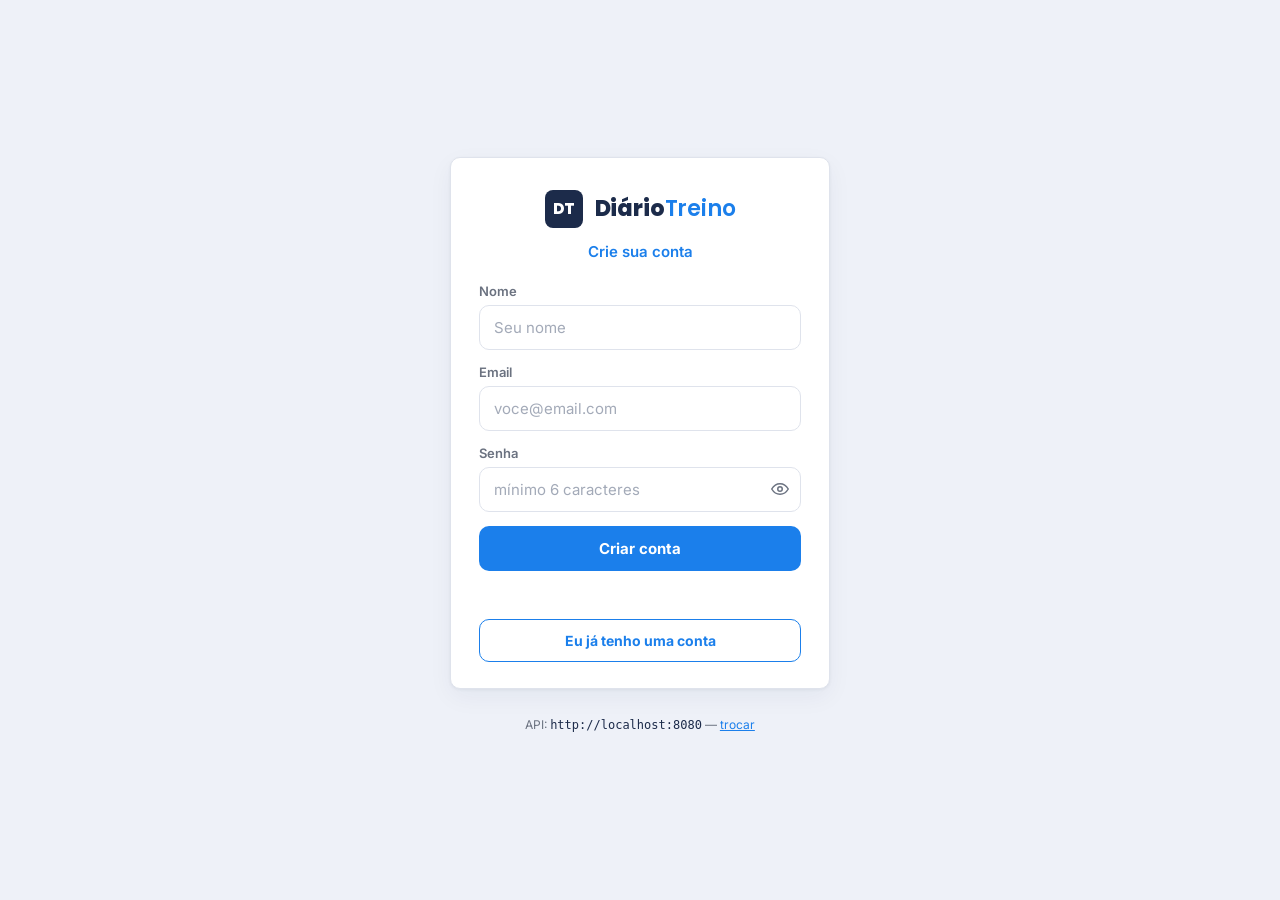
<file: src/main/resources/static/cadastro.html>
<!DOCTYPE html>
<html lang="pt-BR">
<head>
    <meta charset="UTF-8">
    <meta name="viewport" content="width=device-width, initial-scale=1.0">
    <title>Diário de Treino — Criar conta</title>
    <link rel="preconnect" href="https://fonts.googleapis.com">
    <link href="https://fonts.googleapis.com/css2?family=Poppins:wght@600;700;800&family=Inter:wght@400;500;600;700&display=swap" rel="stylesheet">
    <link rel="stylesheet" href="css/style.css">
</head>
<body class="auth-body">

<main class="auth-wrap">
    <div class="auth-card">
        <div class="brand">
            <span class="brand-mark">DT</span>
            <div>
                <h1 class="brand-title">Diário<span class="brand-title-thin">Treino</span></h1>
            </div>
        </div>
        <p class="brand-sub">Crie sua conta</p>

        <form id="form-cadastro" class="auth-form">
            <label class="field">
                <span>Nome</span>
                <input type="text" name="nome" required autocomplete="name" placeholder="Seu nome">
            </label>
            <label class="field">
                <span>Email</span>
                <input type="email" name="email" required autocomplete="email" placeholder="voce@email.com">
            </label>
            <label class="field">
                <span>Senha</span>
                <div class="password-wrap">
                    <input type="password" name="senha" id="senha-cadastro" required autocomplete="new-password" placeholder="mínimo 6 caracteres" minlength="6">
                    <button type="button" class="toggle-password" data-target="senha-cadastro" aria-label="Mostrar senha">
                        <svg class="icon-eye" viewBox="0 0 24 24" width="18" height="18" fill="none" stroke="currentColor" stroke-width="2"><path d="M1 12s4-7 11-7 11 7 11 7-4 7-11 7-11-7-11-7z"/><circle cx="12" cy="12" r="3"/></svg>
                    </button>
                </div>
            </label>
            <button type="submit" class="btn-primary">Criar conta</button>
            <p class="form-msg" id="cadastro-msg" role="status"></p>
        </form>

        <a href="login.html" class="btn-outline">Eu já tenho uma conta</a>
    </div>

    <p class="api-hint">API: <code id="api-base-label"></code> — <button class="link-btn" id="btn-change-api">trocar</button></p>
</main>

<script src="js/api.js"></script>
<script src="js/cadastro.js"></script>
</body>
</html>
</file>
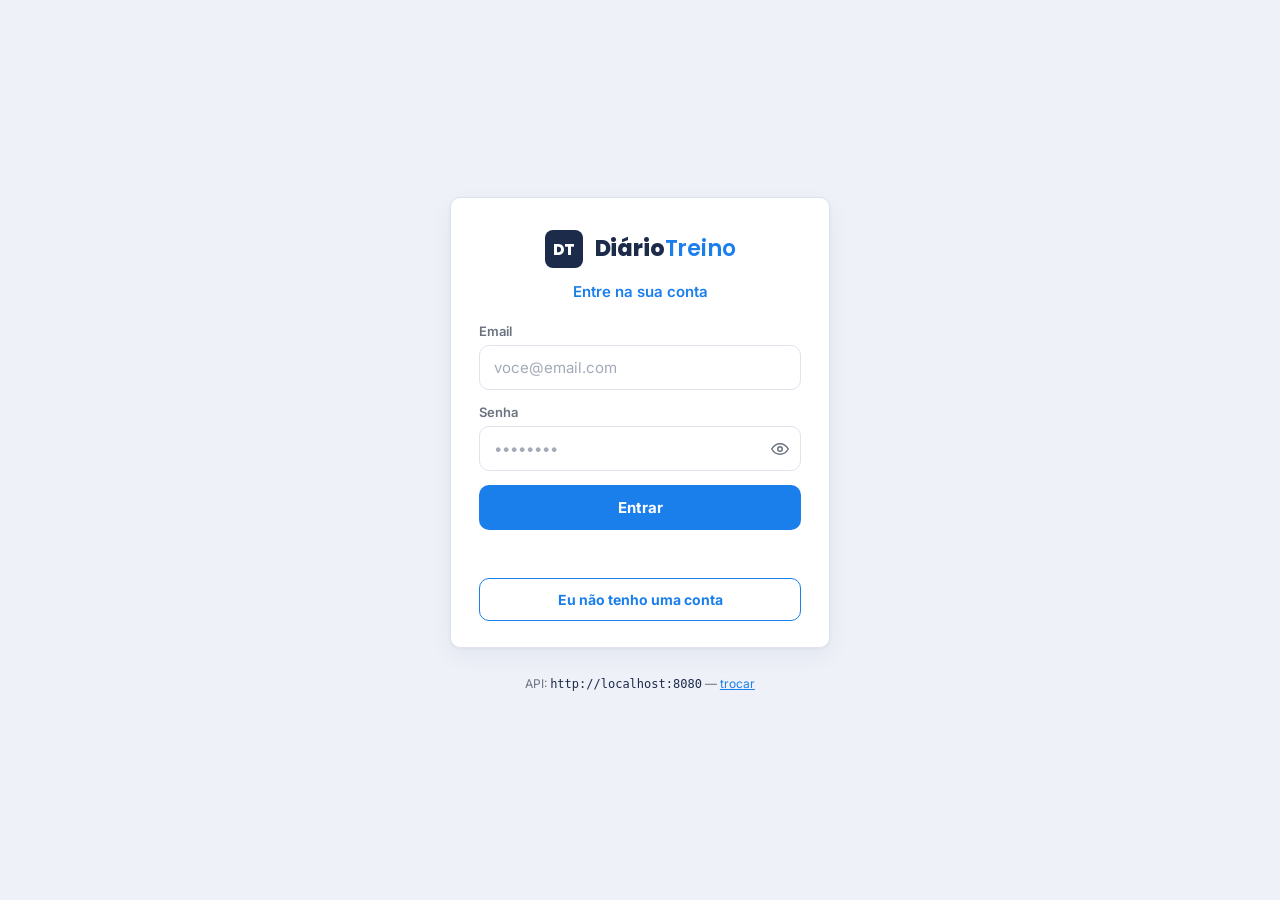
<file: src/main/resources/static/dashboard.html>
<!DOCTYPE html>
<html lang="pt-BR">
<head>
    <meta charset="UTF-8">
    <meta name="viewport" content="width=device-width, initial-scale=1.0">
    <title>Diário de Treino — Painel</title>
    <link rel="preconnect" href="https://fonts.googleapis.com">
    <link href="https://fonts.googleapis.com/css2?family=Poppins:wght@600;700;800&family=Inter:wght@400;500;600;700&display=swap" rel="stylesheet">
    <link rel="stylesheet" href="css/style.css">
</head>
<body class="app-body">

<header class="topbar">
    <div class="brand brand--compact">
        <span class="brand-mark">DT</span>
        <h1 class="brand-title">Diário<span class="brand-title-thin">Treino</span></h1>
    </div>
    <div class="topbar-right">
        <span class="user-chip" id="user-chip">—</span>
        <button class="btn-outline btn-sm" id="btn-logout">Sair</button>
    </div>
</header>

<nav class="tabs tabs--section" role="tablist">
    <button class="tab active" data-view="fichas" role="tab" aria-selected="true">Fichas</button>
    <button class="tab" data-view="exercicios" role="tab" aria-selected="false">Exercícios</button>
</nav>

<main class="app-main">

    <!-- VIEW: FICHAS -->
    <section id="view-fichas" class="view">
        <div class="view-head">
            <h2 class="view-title">Suas fichas</h2>
            <button class="btn-primary btn-sm" id="btn-nova-ficha">+ Nova ficha</button>
        </div>

        <form id="form-ficha" class="inline-form hidden">
            <input type="text" name="nome" placeholder="Nome da ficha (ex: Treino A - Peito)" required>
            <button type="submit" class="btn-primary btn-sm">Salvar</button>
            <button type="button" class="btn-ghost btn-sm" id="btn-cancelar-ficha">Cancelar</button>
        </form>

        <p class="empty-state hidden" id="fichas-empty">Nenhuma ficha ainda. Crie a primeira acima — é onde você organiza os exercícios do seu treino.</p>

        <div class="grid" id="fichas-grid"></div>
    </section>

    <!-- VIEW: EXERCICIOS -->
    <section id="view-exercicios" class="view hidden">
        <div class="view-head">
            <h2 class="view-title">Exercícios cadastrados</h2>
            <button class="btn-primary btn-sm" id="btn-novo-exercicio">+ Novo exercício</button>
        </div>

        <form id="form-exercicio" class="inline-form hidden">
            <input type="text" name="nome" placeholder="Nome (ex: Supino reto)" required>
            <input type="text" name="grupoMuscular" placeholder="Grupo muscular (ex: Peito)">
            <button type="submit" class="btn-primary btn-sm">Salvar</button>
            <button type="button" class="btn-ghost btn-sm" id="btn-cancelar-exercicio">Cancelar</button>
        </form>

        <p class="empty-state hidden" id="exercicios-empty">Nenhum exercício cadastrado ainda. Adicione supino, agachamento, remada — o que fizer parte do seu treino.</p>

        <table class="table" id="exercicios-table">
            <thead>
            <tr><th>Nome</th><th>Grupo muscular</th><th></th></tr>
            </thead>
            <tbody id="exercicios-tbody"></tbody>
        </table>
    </section>

</main>

<!-- MODAL: DETALHE DA FICHA -->
<div class="modal-overlay hidden" id="modal-ficha">
    <div class="modal">
        <div class="modal-head">
            <h3 id="modal-ficha-titulo">Ficha</h3>
            <button class="btn-ghost btn-icon" id="btn-fechar-modal" aria-label="Fechar">✕</button>
        </div>

        <form id="form-vincular" class="inline-form">
            <select name="exercicioId" id="select-exercicio" required>
                <option value="">Escolha um exercício…</option>
            </select>
            <input type="number" name="series" placeholder="Séries" min="1" required class="input-num">
            <input type="number" name="repeticoes" placeholder="Reps" min="1" required class="input-num">
            <button type="submit" class="btn-primary btn-sm">Adicionar</button>
        </form>

        <p class="empty-state hidden" id="vinculos-empty">Ainda sem exercícios nessa ficha. Adicione um acima.</p>

        <ul class="exercise-list" id="vinculos-list"></ul>
    </div>
</div>

<script src="js/api.js"></script>
<script src="js/dashboard.js"></script>
</body>
</html>
</file>
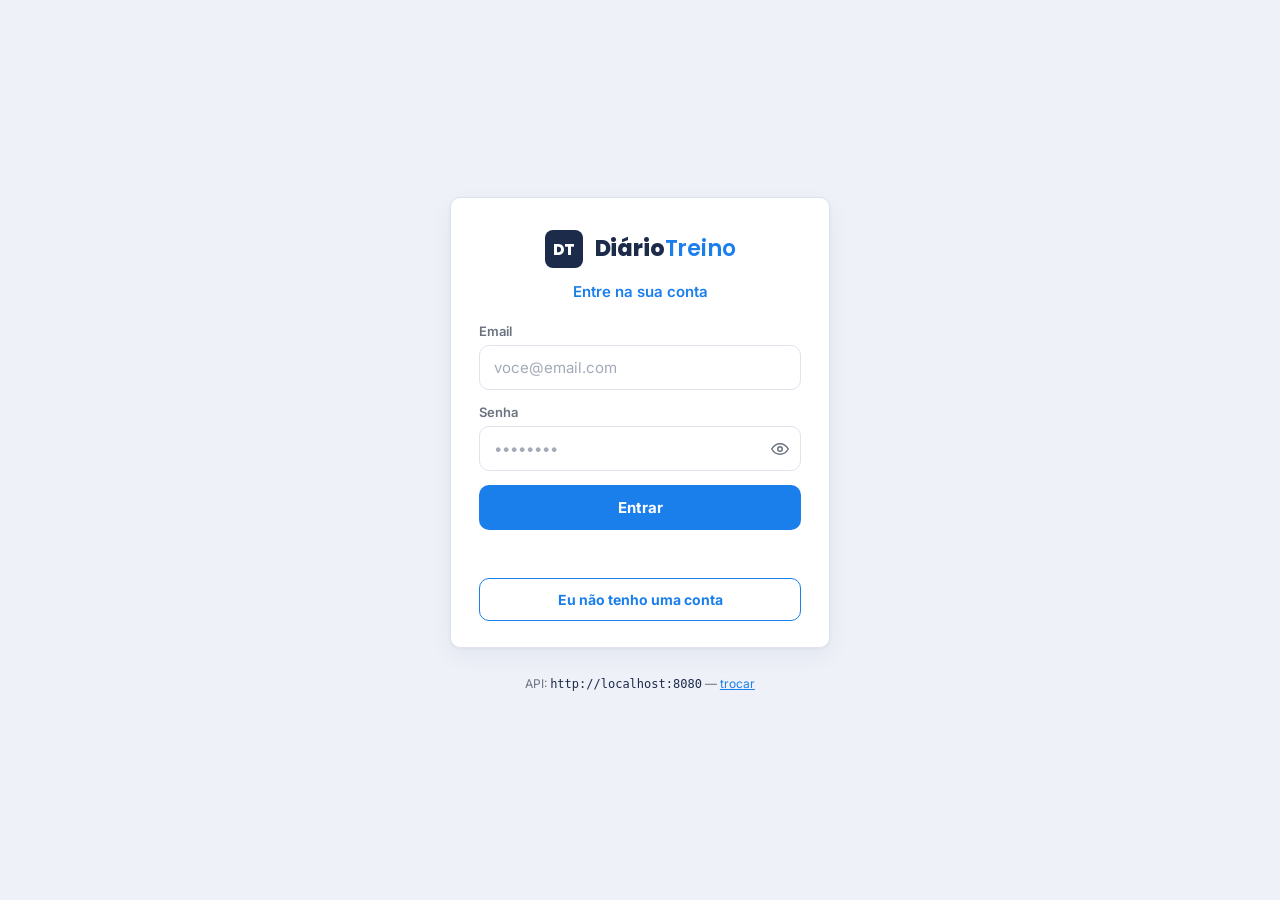
<file: src/main/resources/static/login.html>
<!DOCTYPE html>
<html lang="pt-BR">
<head>
    <meta charset="UTF-8">
    <meta name="viewport" content="width=device-width, initial-scale=1.0">
    <title>Diário de Treino — Entrar</title>
    <link rel="preconnect" href="https://fonts.googleapis.com">
    <link href="https://fonts.googleapis.com/css2?family=Poppins:wght@600;700;800&family=Inter:wght@400;500;600;700&display=swap" rel="stylesheet">
    <link rel="stylesheet" href="css/style.css">
</head>
<body class="auth-body">

<main class="auth-wrap">
    <div class="auth-card">
        <div class="brand">
            <span class="brand-mark">DT</span>
            <div>
                <h1 class="brand-title">Diário<span class="brand-title-thin">Treino</span></h1>
            </div>
        </div>
        <p class="brand-sub">Entre na sua conta</p>

        <form id="form-login" class="auth-form">
            <label class="field">
                <span>Email</span>
                <input type="email" name="email" required autocomplete="email" placeholder="voce@email.com">
            </label>
            <label class="field">
                <span>Senha</span>
                <div class="password-wrap">
                    <input type="password" name="senha" id="senha-login" required autocomplete="current-password" placeholder="••••••••">
                    <button type="button" class="toggle-password" data-target="senha-login" aria-label="Mostrar senha">
                        <svg class="icon-eye" viewBox="0 0 24 24" width="18" height="18" fill="none" stroke="currentColor" stroke-width="2"><path d="M1 12s4-7 11-7 11 7 11 7-4 7-11 7-11-7-11-7z"/><circle cx="12" cy="12" r="3"/></svg>
                    </button>
                </div>
            </label>
            <button type="submit" class="btn-primary">Entrar</button>
            <p class="form-msg" id="login-msg" role="status"></p>
        </form>

        <a href="cadastro.html" class="btn-outline">Eu não tenho uma conta</a>
    </div>

    <p class="api-hint">API: <code id="api-base-label"></code> — <button class="link-btn" id="btn-change-api">trocar</button></p>
</main>

<script src="js/api.js"></script>
<script src="js/login.js"></script>
</body>
</html>
</file>
<file: src/main/resources/static/css/style.css>
/* =========================================================
   Diário de Treino — design tokens
   Paleta clara: fundo lavanda suave, texto azul-marinho,
   azul vibrante como cor de ação. Inspirado em apps de
   fitness/personal trainer, visual limpo e confiável.
   ========================================================= */

:root {
  --bg:        #eef1f8;
  --surface:   #ffffff;
  --surface-2: #f5f7fb;
  --border:    #dfe3ec;

  --text:      #1c2b4a;   /* azul-marinho, texto principal e títulos */
  --text-dim:  #6b7280;   /* cinza neutro, texto secundário */

  --blue:      #1b7feb;   /* azul vibrante, ação principal */
  --blue-dark: #1665c2;
  --blue-ink:  #ffffff;

  --red:       #e0393f;   /* perigo/excluir */

  --font-display: 'Poppins', sans-serif;
  --font-body:    'Inter', sans-serif;

  --radius: 10px;
}

* { box-sizing: border-box; }

html, body {
  margin: 0;
  padding: 0;
  background: var(--bg);
  color: var(--text);
  font-family: var(--font-body);
  -webkit-font-smoothing: antialiased;
}

button, input, select {
  font-family: inherit;
  color: inherit;
}

a { color: var(--blue); }

:focus-visible {
  outline: 2px solid var(--blue);
  outline-offset: 2px;
}

.hidden { display: none !important; }

/* -----------------------------------------------------------
   Brand
   ----------------------------------------------------------- */
.brand {
  display: flex;
  align-items: center;
  justify-content: center;
  gap: 12px;
}

.brand--compact { justify-content: flex-start; gap: 10px; }

.brand-mark {
  display: grid;
  place-items: center;
  width: 38px;
  height: 38px;
  background: var(--text);
  color: #fff;
  font-family: var(--font-display);
  font-weight: 800;
  font-size: 15px;
  border-radius: 8px;
  flex-shrink: 0;
}

.brand-title {
  font-family: var(--font-display);
  font-weight: 800;
  font-size: 22px;
  letter-spacing: -0.2px;
  margin: 0;
  line-height: 1;
  color: var(--text);
}

.brand-title-thin {
  font-weight: 600;
  color: var(--blue);
}

.brand--compact .brand-title { font-size: 19px; }

.brand-sub {
  margin: 14px 0 22px;
  font-size: 15px;
  font-weight: 600;
  color: var(--blue);
  text-align: center;
}

/* -----------------------------------------------------------
   Auth screens (login.html / cadastro.html)
   ----------------------------------------------------------- */
.auth-body {
  min-height: 100vh;
  display: flex;
  flex-direction: column;
}

.auth-wrap {
  flex: 1;
  display: flex;
  flex-direction: column;
  align-items: center;
  justify-content: center;
  padding: 32px 16px;
  gap: 16px;
}

.auth-card {
  width: 100%;
  max-width: 380px;
  background: var(--surface);
  border: 1px solid var(--border);
  border-radius: var(--radius);
  padding: 32px 28px 26px;
  box-shadow: 0 1px 3px rgba(28, 43, 74, 0.06), 0 8px 24px rgba(28, 43, 74, 0.05);
}

.auth-form {
  display: flex;
  flex-direction: column;
  gap: 14px;
}

.field {
  display: flex;
  flex-direction: column;
  gap: 6px;
  font-size: 13px;
  color: var(--text-dim);
  font-weight: 600;
}

.field input {
  background: var(--surface);
  border: 1px solid var(--border);
  border-radius: var(--radius);
  padding: 12px 14px;
  font-size: 15px;
  color: var(--text);
}

.field input::placeholder { color: #a3aab8; }
.field input:focus { border-color: var(--blue); }

.password-wrap {
  position: relative;
  display: flex;
}

.password-wrap input {
  width: 100%;
  padding-right: 42px;
}

.toggle-password {
  position: absolute;
  right: 6px;
  top: 50%;
  transform: translateY(-50%);
  background: none;
  border: none;
  color: var(--text-dim);
  cursor: pointer;
  padding: 6px;
  display: flex;
  align-items: center;
  border-radius: 6px;
}

.toggle-password:hover { color: var(--blue); }
.toggle-password.is-visible { color: var(--blue); }

/* -----------------------------------------------------------
   Buttons
   ----------------------------------------------------------- */
.btn-primary {
  background: var(--blue);
  color: var(--blue-ink);
  border: none;
  border-radius: var(--radius);
  padding: 13px 16px;
  font-weight: 700;
  font-size: 15px;
  cursor: pointer;
  transition: background 0.15s;
}

.btn-primary:hover { background: var(--blue-dark); }
.btn-primary:active { filter: brightness(0.95); }

.btn-sm { padding: 9px 14px; font-size: 13px; }

.btn-outline {
  display: block;
  text-align: center;
  text-decoration: none;
  background: var(--surface);
  color: var(--blue);
  border: 1px solid var(--blue);
  border-radius: var(--radius);
  padding: 12px 16px;
  font-weight: 700;
  font-size: 14px;
  cursor: pointer;
  margin-top: 12px;
  transition: background 0.15s;
}

.btn-outline:hover { background: #eaf3fe; }

.btn-ghost {
  background: transparent;
  border: 1px solid var(--border);
  color: var(--text);
  border-radius: var(--radius);
  padding: 9px 14px;
  font-weight: 600;
  font-size: 13px;
  cursor: pointer;
}

.btn-ghost:hover { border-color: var(--blue); }
.btn-icon { padding: 6px 10px; }

.link-btn {
  background: none;
  border: none;
  color: var(--blue);
  text-decoration: underline;
  cursor: pointer;
  font-size: inherit;
  padding: 0;
}

.form-msg {
  min-height: 18px;
  font-size: 13px;
  margin: 4px 0 0;
}

.form-msg[data-tone="error"] { color: var(--red); }
.form-msg[data-tone="ok"] { color: var(--blue); }

.api-hint {
  font-size: 12px;
  color: var(--text-dim);
}

.api-hint code {
  font-family: monospace;
  color: var(--text);
}

/* -----------------------------------------------------------
   App shell (dashboard.html)
   ----------------------------------------------------------- */
.app-body {
  min-height: 100vh;
}

.topbar {
  display: flex;
  align-items: center;
  justify-content: space-between;
  padding: 16px 24px;
  border-bottom: 1px solid var(--border);
  background: var(--surface);
}

.topbar-right {
  display: flex;
  align-items: center;
  gap: 12px;
}

.user-chip {
  font-size: 13px;
  color: var(--text-dim);
  background: var(--surface-2);
  padding: 6px 12px;
  border-radius: 20px;
  border: 1px solid var(--border);
}

.app-main {
  max-width: 720px;
  margin: 24px auto 60px;
  padding: 0 24px;
}

/* section tabs (Fichas / Exercícios) */
.tabs {
  display: flex;
  gap: 4px;
  background: var(--surface-2);
  border-radius: var(--radius);
  padding: 4px;
}

.tab {
  flex: 1;
  border: none;
  background: transparent;
  color: var(--text-dim);
  padding: 9px 12px;
  border-radius: 7px;
  font-weight: 600;
  font-size: 14px;
  cursor: pointer;
  transition: background 0.15s, color 0.15s;
}

.tab.active {
  background: var(--blue);
  color: #fff;
}

.tabs--section {
  padding: 6px;
  max-width: 720px;
  margin: 18px auto 0;
  width: fit-content;
}

.tabs--section .tab {
  flex: none;
  padding: 8px 20px;
}

.view-head {
  display: flex;
  align-items: center;
  justify-content: space-between;
  margin-bottom: 16px;
}

.view-title {
  font-family: var(--font-display);
  font-weight: 700;
  font-size: 21px;
  margin: 0;
  color: var(--text);
}

.inline-form {
  display: flex;
  gap: 10px;
  flex-wrap: wrap;
  background: var(--surface);
  border: 1px solid var(--border);
  border-radius: var(--radius);
  padding: 14px;
  margin-bottom: 18px;
}

.inline-form input,
.inline-form select {
  background: var(--surface);
  border: 1px solid var(--border);
  border-radius: 8px;
  padding: 9px 11px;
  font-size: 14px;
  flex: 1;
  min-width: 140px;
}

.inline-form input:focus,
.inline-form select:focus { border-color: var(--blue); }

.inline-form .input-num { flex: 0 0 90px; min-width: 0; }

.empty-state {
  color: var(--text-dim);
  font-size: 14px;
  border: 1px dashed var(--border);
  border-radius: var(--radius);
  padding: 20px;
  text-align: center;
  background: var(--surface);
}

/* -----------------------------------------------------------
   Fichas grid
   ----------------------------------------------------------- */
.grid {
  display: grid;
  grid-template-columns: repeat(auto-fill, minmax(220px, 1fr));
  gap: 14px;
}

.ficha-card {
  background: var(--surface);
  border: 1px solid var(--border);
  border-radius: var(--radius);
  padding: 16px;
  cursor: pointer;
  transition: border-color 0.15s, transform 0.1s, box-shadow 0.15s;
  position: relative;
}

.ficha-card:hover {
  border-color: var(--blue);
  transform: translateY(-2px);
  box-shadow: 0 6px 18px rgba(28, 43, 74, 0.08);
}

.ficha-card h3 {
  font-family: var(--font-display);
  font-weight: 700;
  font-size: 16px;
  margin: 0 0 6px;
  color: var(--text);
}

.ficha-card .ficha-count {
  font-size: 12px;
  font-weight: 600;
  color: var(--blue);
}

.ficha-card .ficha-delete {
  position: absolute;
  top: 10px;
  right: 10px;
  background: none;
  border: none;
  color: var(--text-dim);
  cursor: pointer;
  font-size: 14px;
  padding: 4px;
  line-height: 1;
}

.ficha-card .ficha-delete:hover { color: var(--red); }

/* -----------------------------------------------------------
   Exercicios table
   ----------------------------------------------------------- */
.table {
  width: 100%;
  border-collapse: collapse;
  background: var(--surface);
  border: 1px solid var(--border);
  border-radius: var(--radius);
  overflow: hidden;
}

.table th, .table td {
  text-align: left;
  padding: 11px 14px;
  font-size: 14px;
  border-bottom: 1px solid var(--border);
  color: var(--text);
}

.table th {
  color: var(--text-dim);
  font-size: 12px;
  text-transform: uppercase;
  letter-spacing: 0.5px;
  font-weight: 700;
  background: var(--surface-2);
}

.table tr:last-child td { border-bottom: none; }
.table tr:hover td { background: var(--surface-2); }

.table .row-delete {
  background: none;
  border: none;
  color: var(--text-dim);
  cursor: pointer;
  float: right;
}

.table .row-delete:hover { color: var(--red); }

.table .group-row td {
  background: #eaf3fe;
  color: var(--blue-dark);
  font-family: var(--font-display);
  font-weight: 700;
  font-size: 13px;
  letter-spacing: 0.3px;
  padding: 8px 14px;
  text-transform: uppercase;
}

/* -----------------------------------------------------------
   Modal (ficha detail)
   ----------------------------------------------------------- */
.modal-overlay {
  position: fixed;
  inset: 0;
  background: rgba(28, 43, 74, 0.45);
  display: flex;
  align-items: center;
  justify-content: center;
  padding: 20px;
  z-index: 10;
}

.modal {
  background: var(--surface);
  border: 1px solid var(--border);
  border-radius: var(--radius);
  padding: 22px;
  width: 100%;
  max-width: 480px;
  max-height: 85vh;
  overflow-y: auto;
  box-shadow: 0 20px 50px rgba(28, 43, 74, 0.2);
}

.modal-head {
  display: flex;
  align-items: center;
  justify-content: space-between;
  margin-bottom: 16px;
}

.modal-head h3 {
  font-family: var(--font-display);
  font-weight: 700;
  font-size: 19px;
  margin: 0;
  color: var(--text);
}

.exercise-list {
  list-style: none;
  margin: 0;
  padding: 0;
  display: flex;
  flex-direction: column;
  gap: 8px;
}

.exercise-list li {
  display: flex;
  align-items: center;
  justify-content: space-between;
  background: var(--surface-2);
  border: 1px solid var(--border);
  border-radius: 8px;
  padding: 10px 12px;
}

.exercise-list .ex-name {
  font-weight: 600;
  font-size: 14px;
  color: var(--text);
}

.exercise-list .ex-meta {
  font-weight: 700;
  font-size: 13px;
  color: var(--blue);
}

.exercise-list .ex-remove {
  background: none;
  border: none;
  color: var(--text-dim);
  cursor: pointer;
  font-size: 13px;
}

.exercise-list .ex-remove:hover { color: var(--red); }

/* -----------------------------------------------------------
   Responsive
   ----------------------------------------------------------- */
@media (max-width: 480px) {
  .topbar { padding: 14px 16px; }
  .app-main { padding: 0 16px; }
  .inline-form input, .inline-form select { flex: 1 1 100%; }
}

@media (prefers-reduced-motion: reduce) {
  * { transition: none !important; animation: none !important; }
}
</file>
